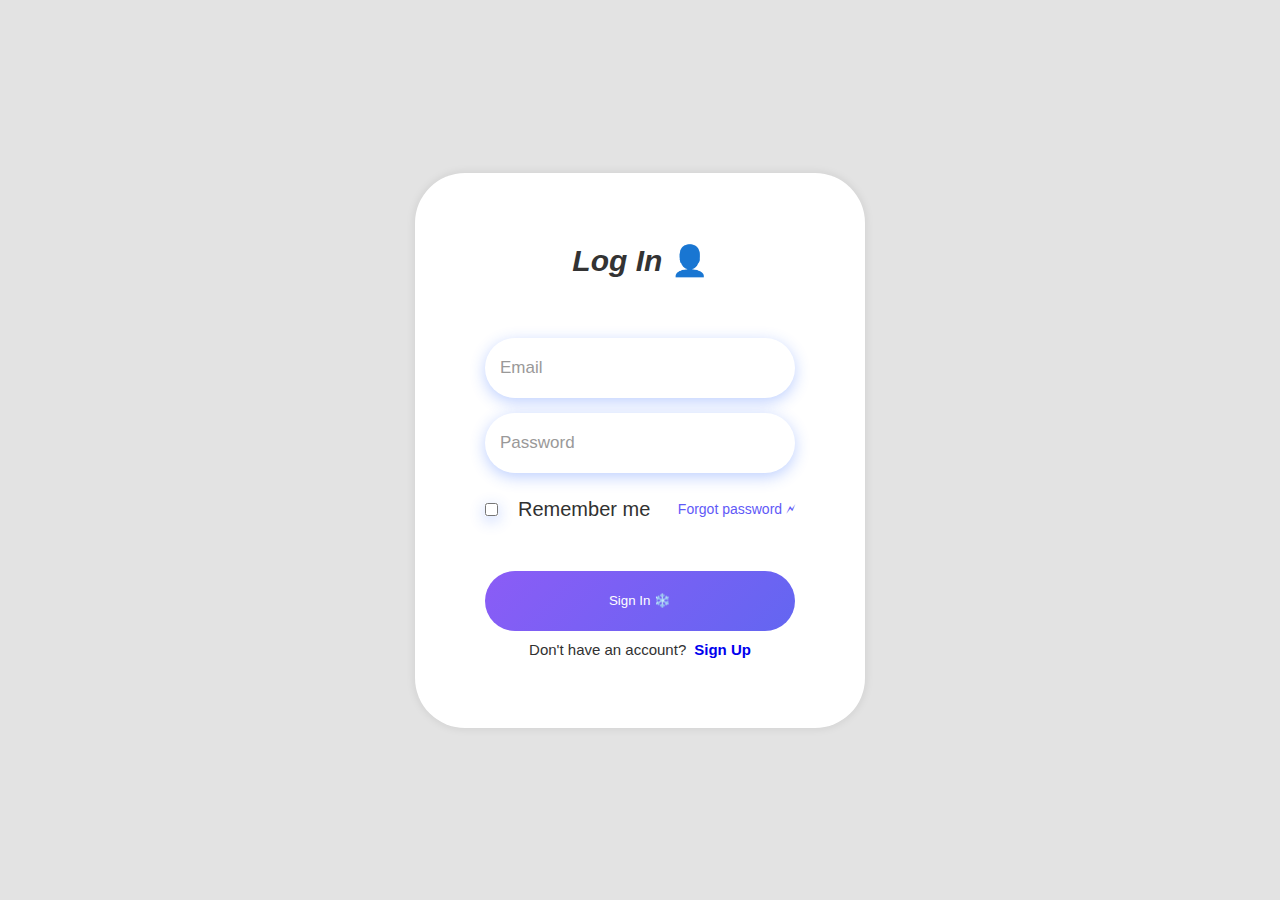
<file: frontend/login.html>
<!DOCTYPE html>
<html lang="en">
<head>
  <meta charset="UTF-8">
  <meta name="viewport" content="width=device-width, initial-scale=1.0">
  <title>Login |Student Query Portal!</title>
  <link rel="stylesheet" href="css/form.css" />
</head>
<body>
  <div class="login-page">
    <div class="login-container">
      <div class="login-header">
      <header><i>Log In</i> 👤</header>
    </div>
<!-- BOX  -->
    <div class="input-box">
      <input type="text" class="input-field" placeholder="Email" required />
      <input type="password" class="input-field" placeholder="Password" required />
    </div>

    <div class="forgot">
      <section>
        <input type="checkbox" id="check" />
        <label for="check">Remember me</label>
      </section>
      <section>
        <a href="#">Forgot password 🗲</a>
      </section>
    </div>

    <div class="input-submit">
      <button class="submit-btn" id="submit">Sign In ❄️</button>
    </div>

    <div class="sign-up-link">
      <p>Don't have an account? </p><a href="signup.html">Sign Up</a>
    </div>
    </div>
  </div>
  <script src="js/auth.js"></script>
  <!-- <script src="js/theme.js"></script>  -->
  <!-- <script src="app.js"></script> -->

</body>
</html>
</file>
<file: frontend/css/form.css>
*{
    margin: 0;
    padding: 0;
    box-sizing: border-box;
}

.login-page {
    background-color: #e3e3e3;
    margin: 0;
    padding: 0;
    height: 100vh;
    display: flex;
    justify-content: center;
    align-items: center;
    font-family: Arial, sans-serif;
    color: #fff;
}
.login-container {
    background: #ffffff;
    padding: 70px;
    border-radius: 50px;
    box-shadow: 0 0 10px rgba(0, 0, 0, 0.1);
    width: 100%;
    max-width: 450px;
}
/* added  response in login page */
@media (max-width: 600px) {
    .login-container{
        padding: 40px;
        max-width: 90%;
        border-radius: 40px;
        margin: 10px;
    }
    .sign-up-link p {
        font-size: 12px;
    }
    .sign-up-link a {
        font-size: 13px;
        white-space: nowrap;
    }
    .input-box{
        max-width: 90%;
    }
    #submit{
        font-size: 18px;
    }
    .forgot section label{
        font-size: 15px;
    }
    .forgot section a{
        font-size: 12px;
    }
    .sign-up-link{
        flex-direction: column;
        justify-content: center;
        align-items: center;
        gap: 4px;
        font-size: 13px;
    }
}
.login-header {
    text-align: center;
    margin-bottom: 60px;

}

.login-header header {
    color: #333;
    font-size: 30px;
    font-weight: 600;
}

.input-box .input-field {
    width: 100%;
    height: 60px;
    font-size: 17px;
    padding: 0 15px;
    margin-bottom: 15px;
    border-radius: 30px;
    border: none;
    box-shadow: 0 4px 15px rgba(41, 98, 255, 0.3);
    outline: none;
}
.input-field:active{
    transform: translateY(-2px);
    transition: all 0.1s ease;
}

::placeholder {
    font-weight: 400;
    color: #222;
}

.forgot {
    display: flex;
    justify-content: space-between;
    margin-bottom: 40px;
    font-size: 14px;
    color: #121212;
}
.forgot a {
    color: #5f59f7;
;
}

section {
    display: flex;
    align-items: center;
}

#check {
    margin-right: 10px;
}

a {
    text-decoration: none;
}

a:hover {
    text-decoration: underline;
}

section a {
    color: #555;
}

.input-submit {
    position: relative;
}

.submit-btn {
    width: 100%;
    height: 60px;
    background: linear-gradient(135deg, #8b5cf6, #6366f1);
    border: none;
    border-radius: 30px;
    cursor: pointer;
    color: #fff;
}

.submit-btn:hover {
    background: linear-gradient(135deg, #6366f1, #8b5cf6);
    transform: scale(1.03);
    transition: all 0.1s ease;
    font-size: 18px;
    color: #fff;
}
.submit-btn:active {
    transform: translateY(2px);
    transition: all 0.1s ease;
}

.input-submit label {
    position: absolute;
    top: 45%;
    left: 50%;
    transform: translate(-50%, -50%);
    color: #fff;
    font-size: 16px;
    cursor: pointer;
}
input{
    font-size: 16px;
    box-shadow: 0 4px 15px rgba(41, 98, 255, 0.3);
}

#signupBtn {
    cursor: pointer;
}

.sign-up-link {
    text-align: center;
    font-size: 15px;
    margin-top: 10px;
    display: flex;
    flex-direction: row;
    gap: 8px;
    align-items: center;
    justify-content: center;
}

.sign-up-link a {
    font-weight: 600;
}


h1{
    font-size: 30px;
    font-weight: 600;
    color: #414141;
    text-align: center;
    margin-bottom: 30px;
}

.signup-body{
    background-color: #e3e3e3;
    display: flex;
    justify-content: center;  /* Horizontal center */
    align-items: center;      /* Vertical center */
    min-height: 100vh;
    background: #f2f2f2;
    margin: 0;
}

/* Signup container */
.signup_page {
    background: #ffffff;
    display: flex;
    flex-direction: column;
    gap: 10px;
    align-items: center;
    justify-content: center;
    padding: 70px;
    border-radius: 50px;
    box-shadow: 0 0 10px rgba(0, 0, 0, 0.1);
    width: 100%;
    max-width: 450px;
    /* height: auto;
    margin: 40px auto;
    position: relative; */
}

.signup-container {
    width: 100%;
    display: flex;
    flex-direction: column;
    align-items: center;
}

/* Input fields */
#signupForm input {
    background-color: #fff;
    width: 100%;
    height: 60px;
    font-size: 17px;
    padding: 0 15px;
    margin: 10px 0 15px;
    border-radius: 30px;
    border: none;
    box-shadow: 0 4px 15px rgba(41, 98, 255, 0.3);
    outline: none;
}

/* Labels */
label {
    font-size: 20px;
    margin: 10px;
    color: #313131;
}

::placeholder {
    font-weight: 400;
    color: #9a9999;
}

p {
    font-size: 15px;
    color: #313131;
}

@media (max-width: 900px) {
    .signup_page {
        padding: 30px;
        border-radius: 40px;
        margin: 20px;
    }

    .signup-container {
        padding: 0;
        max-width: 100%;
    }

    .signup-container h1 {
        font-size: 26px;
        margin-bottom: 20px;
    }

    .signup-container label {
        font-size: 16px;
        margin: 6px 4px;
    }

    #signupForm input {
        height: 50px;
        font-size: 15px;
    }

    .signup-container p {
        font-size: 13px;
    }
}

@media (max-width: 600px) {
    .signup_page {
        padding: 10px;
    }

    .signup-container {
        padding: 20px 15px;
        max-width: 100%;
        border-radius: 25px;
        gap: 5px;
    }

    .signup-container h1 {
        font-size: 28px;
        margin-bottom: 15px;
    }

    .signup-container label {
        font-size: 14px;
        margin: 5px 0;
    }

    #signupForm input {
        height: 40px;
        font-size: 13px;
        padding: 0 8px;
    }

    .signup-container p {
        font-size: 11px;
    }
}
</file>
